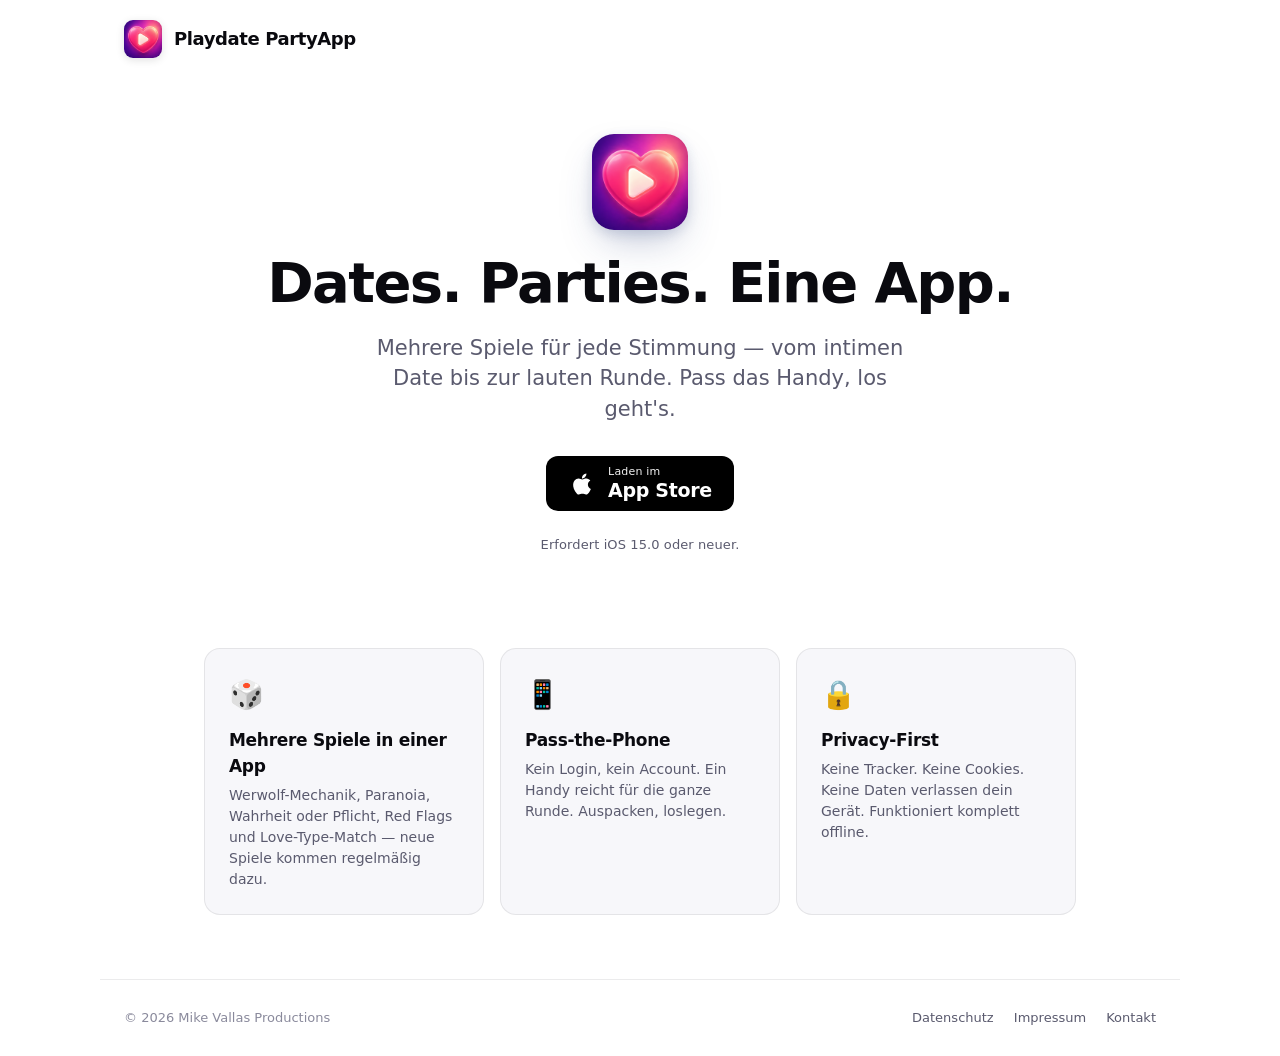
<file: index.html>
<!DOCTYPE html>
<html lang="de">
<head>
  <meta charset="UTF-8" />
  <meta name="viewport" content="width=device-width, initial-scale=1" />
  <title>Playdate PartyApp — Party-Spiele für Freundesrunden</title>
  <meta name="description" content="Playdate ist die Party-App für Freundesrunden. Werwolf, Paranoia, Wahrheit oder Pflicht und mehr — fünf Spiele in einer App. Pass-the-phone, kein Login, offline." />
  <meta name="theme-color" content="#FFFFFF" />
  <link rel="icon" type="image/png" href="/favicon.png" />
  <link rel="apple-touch-icon" href="/icon.png" />
  <link rel="stylesheet" href="style.css" />

  <!-- Open Graph -->
  <meta property="og:title" content="Playdate PartyApp" />
  <meta property="og:description" content="Party-Spiele für unvergessliche Freundesrunden. Im App Store." />
  <meta property="og:type" content="website" />
  <meta property="og:url" content="https://playdate-party.app" />
  <meta property="og:image" content="https://playdate-party.app/icon.png" />
</head>
<body>

  <!--
    TODO nach App-Store-Live: APP_STORE_URL durch echten App-Store-Link ersetzen.
    Aktuell #-Anchor als Placeholder, damit Klicks nichts kaputtmachen.
  -->

  <header class="site-header">
    <a class="brand" href="/">
      <img class="brand-mark" src="/icon.png" alt="" />
      <span>Playdate PartyApp</span>
    </a>
  </header>

  <section class="hero">
    <img class="hero-icon" src="/icon.png" alt="Playdate App-Icon" />
    <h1 class="hero-title">Dates. Parties. Eine App.</h1>
    <p class="hero-sub">
      Mehrere Spiele für jede Stimmung — vom intimen Date bis zur lauten Runde.
      Pass das Handy, los geht's.
    </p>

    <a class="store-badge" href="https://apps.apple.com/app/id6764544348" target="_blank" rel="noopener" aria-label="Im App Store laden">
      <svg viewBox="0 0 24 24" xmlns="http://www.w3.org/2000/svg" aria-hidden="true">
        <path d="M17.05 20.28c-.98.95-2.05.8-3.08.35-1.09-.46-2.09-.48-3.24 0-1.44.62-2.2.44-3.06-.35C2.79 15.25 3.51 7.59 9.05 7.31c1.35.07 2.29.74 3.08.8 1.18-.24 2.31-.93 3.57-.84 1.51.12 2.65.72 3.4 1.8-3.12 1.87-2.38 5.98.48 7.13-.57 1.5-1.31 2.99-2.54 4.09zM12 7.25c-.15-2.23 1.66-4.07 3.74-4.25.29 2.58-2.34 4.5-3.74 4.25z"/>
      </svg>
      <span class="store-badge-text">
        <span class="store-badge-small">Laden im</span>
        <span class="store-badge-big">App&nbsp;Store</span>
      </span>
    </a>

    <p class="hero-meta">Erfordert iOS&nbsp;15.0 oder neuer.</p>
  </section>

  <section class="features">
    <div class="feature">
      <div class="feature-emoji">🎲</div>
      <h3 class="feature-title">Mehrere Spiele in einer App</h3>
      <p class="feature-text">
        Werwolf-Mechanik, Paranoia, Wahrheit oder Pflicht, Red Flags und
        Love-Type-Match — neue Spiele kommen regelmäßig dazu.
      </p>
    </div>
    <div class="feature">
      <div class="feature-emoji">📱</div>
      <h3 class="feature-title">Pass-the-Phone</h3>
      <p class="feature-text">
        Kein Login, kein Account. Ein Handy reicht für die ganze Runde.
        Auspacken, loslegen.
      </p>
    </div>
    <div class="feature">
      <div class="feature-emoji">🔒</div>
      <h3 class="feature-title">Privacy-First</h3>
      <p class="feature-text">
        Keine Tracker. Keine Cookies. Keine Daten verlassen dein Gerät.
        Funktioniert komplett offline.
      </p>
    </div>
  </section>

  <footer class="site-footer">
    <span>© 2026 Mike Vallas Productions</span>
    <div>
      <a href="/privacy.html">Datenschutz</a>
      <a href="/impressum.html">Impressum</a>
      <a href="mailto:support@playdate-party.app">Kontakt</a>
    </div>
  </footer>

</body>
</html>
</file>
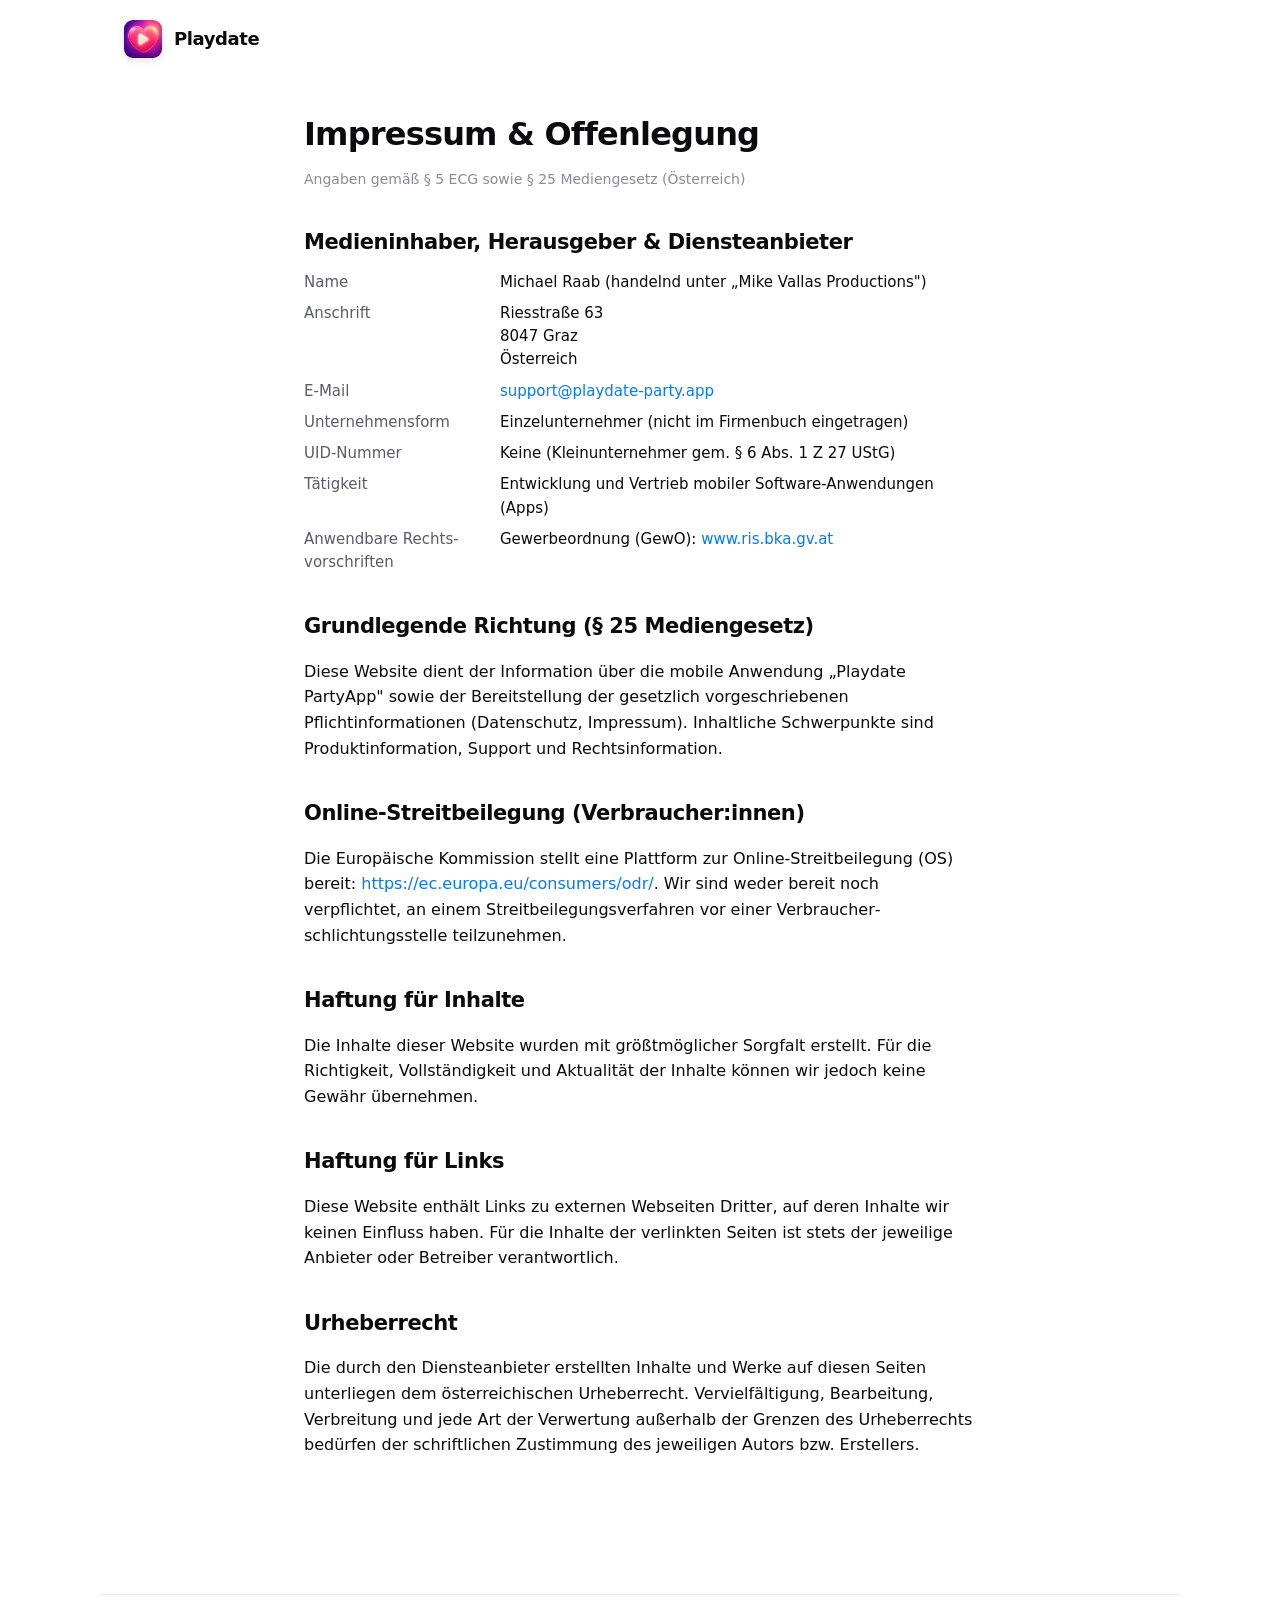
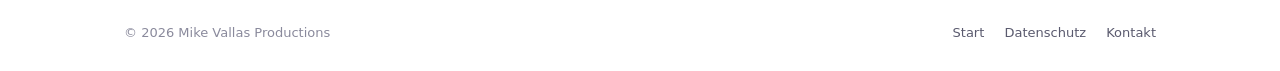
<file: impressum.html>
<!DOCTYPE html>
<html lang="de">
<head>
  <meta charset="UTF-8" />
  <meta name="viewport" content="width=device-width, initial-scale=1" />
  <title>Impressum · Playdate PartyApp</title>
  <meta name="description" content="Impressum und Offenlegung der Playdate PartyApp." />
  <meta name="theme-color" content="#FFFFFF" />
  <link rel="icon" type="image/png" href="/favicon.png" />
  <link rel="apple-touch-icon" href="/icon.png" />
  <link rel="stylesheet" href="style.css" />
</head>
<body>

  <header class="site-header">
    <a class="brand" href="/">
      <img class="brand-mark" src="/icon.png" alt="" />
      <span>Playdate</span>
    </a>
  </header>

  <main class="wrap doc">

    <h1>Impressum &amp; Offenlegung</h1>
    <p class="doc-sub">Angaben gemäß § 5 ECG sowie § 25 Mediengesetz (Österreich)</p>

    <!--
      HINWEIS: Sobald die "Mike Vallas Productions GmbH" im Firmenbuch
      eingetragen ist, dieses Block tauschen gegen:

        Name: Mike Vallas Productions GmbH
        Firmenbuchnummer: FN xxxxxx x
        Firmenbuchgericht: Landesgericht für ZRS Graz
        Geschäftsführer: Michael Raab
        UID: ATU xxxxxxxx (sofern erteilt)

      Bis dahin gilt: Einzelunternehmer Michael Raab handelnd unter dem
      Marketing-Label "Mike Vallas Productions".
    -->

    <h2>Medieninhaber, Herausgeber &amp; Diensteanbieter</h2>

    <dl class="kv">
      <dt>Name</dt>
      <dd>Michael Raab (handelnd unter „Mike Vallas Productions")</dd>

      <dt>Anschrift</dt>
      <dd>
        Riesstraße 63<br/>
        8047 Graz<br/>
        Österreich
      </dd>

      <dt>E-Mail</dt>
      <dd><a href="mailto:support@playdate-party.app">support@playdate-party.app</a></dd>

      <dt>Unternehmensform</dt>
      <dd>Einzelunternehmer (nicht im Firmenbuch eingetragen)</dd>

      <dt>UID-Nummer</dt>
      <dd>Keine (Kleinunternehmer gem. § 6 Abs. 1 Z 27 UStG)</dd>

      <dt>Tätigkeit</dt>
      <dd>Entwicklung und Vertrieb mobiler Software-Anwendungen (Apps)</dd>

      <dt>Anwendbare Rechts­vorschriften</dt>
      <dd>
        Gewerbeordnung (GewO):
        <a href="https://www.ris.bka.gv.at" target="_blank" rel="noopener">www.ris.bka.gv.at</a>
      </dd>
    </dl>

    <h2>Grundlegende Richtung (§ 25 Mediengesetz)</h2>
    <p>
      Diese Website dient der Information über die mobile Anwendung
      „Playdate PartyApp" sowie der Bereitstellung der gesetzlich
      vorgeschriebenen Pflichtinformationen (Datenschutz, Impressum).
      Inhaltliche Schwerpunkte sind Produktinformation, Support und
      Rechtsinformation.
    </p>

    <h2>Online-Streitbeilegung (Verbraucher:innen)</h2>
    <p>
      Die Europäische Kommission stellt eine Plattform zur Online-Streit&shy;beilegung
      (OS) bereit:
      <a href="https://ec.europa.eu/consumers/odr/" target="_blank" rel="noopener">https://ec.europa.eu/consumers/odr/</a>.
      Wir sind weder bereit noch verpflichtet, an einem
      Streit&shy;beilegungs&shy;verfahren vor einer Verbraucher&shy;schlichtungsstelle
      teilzunehmen.
    </p>

    <h2>Haftung für Inhalte</h2>
    <p>
      Die Inhalte dieser Website wurden mit größtmöglicher Sorgfalt erstellt.
      Für die Richtigkeit, Vollständigkeit und Aktualität der Inhalte können wir
      jedoch keine Gewähr übernehmen.
    </p>

    <h2>Haftung für Links</h2>
    <p>
      Diese Website enthält Links zu externen Webseiten Dritter, auf deren
      Inhalte wir keinen Einfluss haben. Für die Inhalte der verlinkten Seiten ist
      stets der jeweilige Anbieter oder Betreiber verantwortlich.
    </p>

    <h2>Urheberrecht</h2>
    <p>
      Die durch den Diensteanbieter erstellten Inhalte und Werke auf diesen
      Seiten unterliegen dem österreichischen Urheberrecht. Vervielfältigung,
      Bearbeitung, Verbreitung und jede Art der Verwertung außerhalb der Grenzen
      des Urheberrechts bedürfen der schriftlichen Zustimmung des jeweiligen
      Autors bzw. Erstellers.
    </p>

  </main>

  <footer class="site-footer">
    <span>© 2026 Mike Vallas Productions</span>
    <div>
      <a href="/">Start</a>
      <a href="/privacy.html">Datenschutz</a>
      <a href="mailto:support@playdate-party.app">Kontakt</a>
    </div>
  </footer>

</body>
</html>
</file>
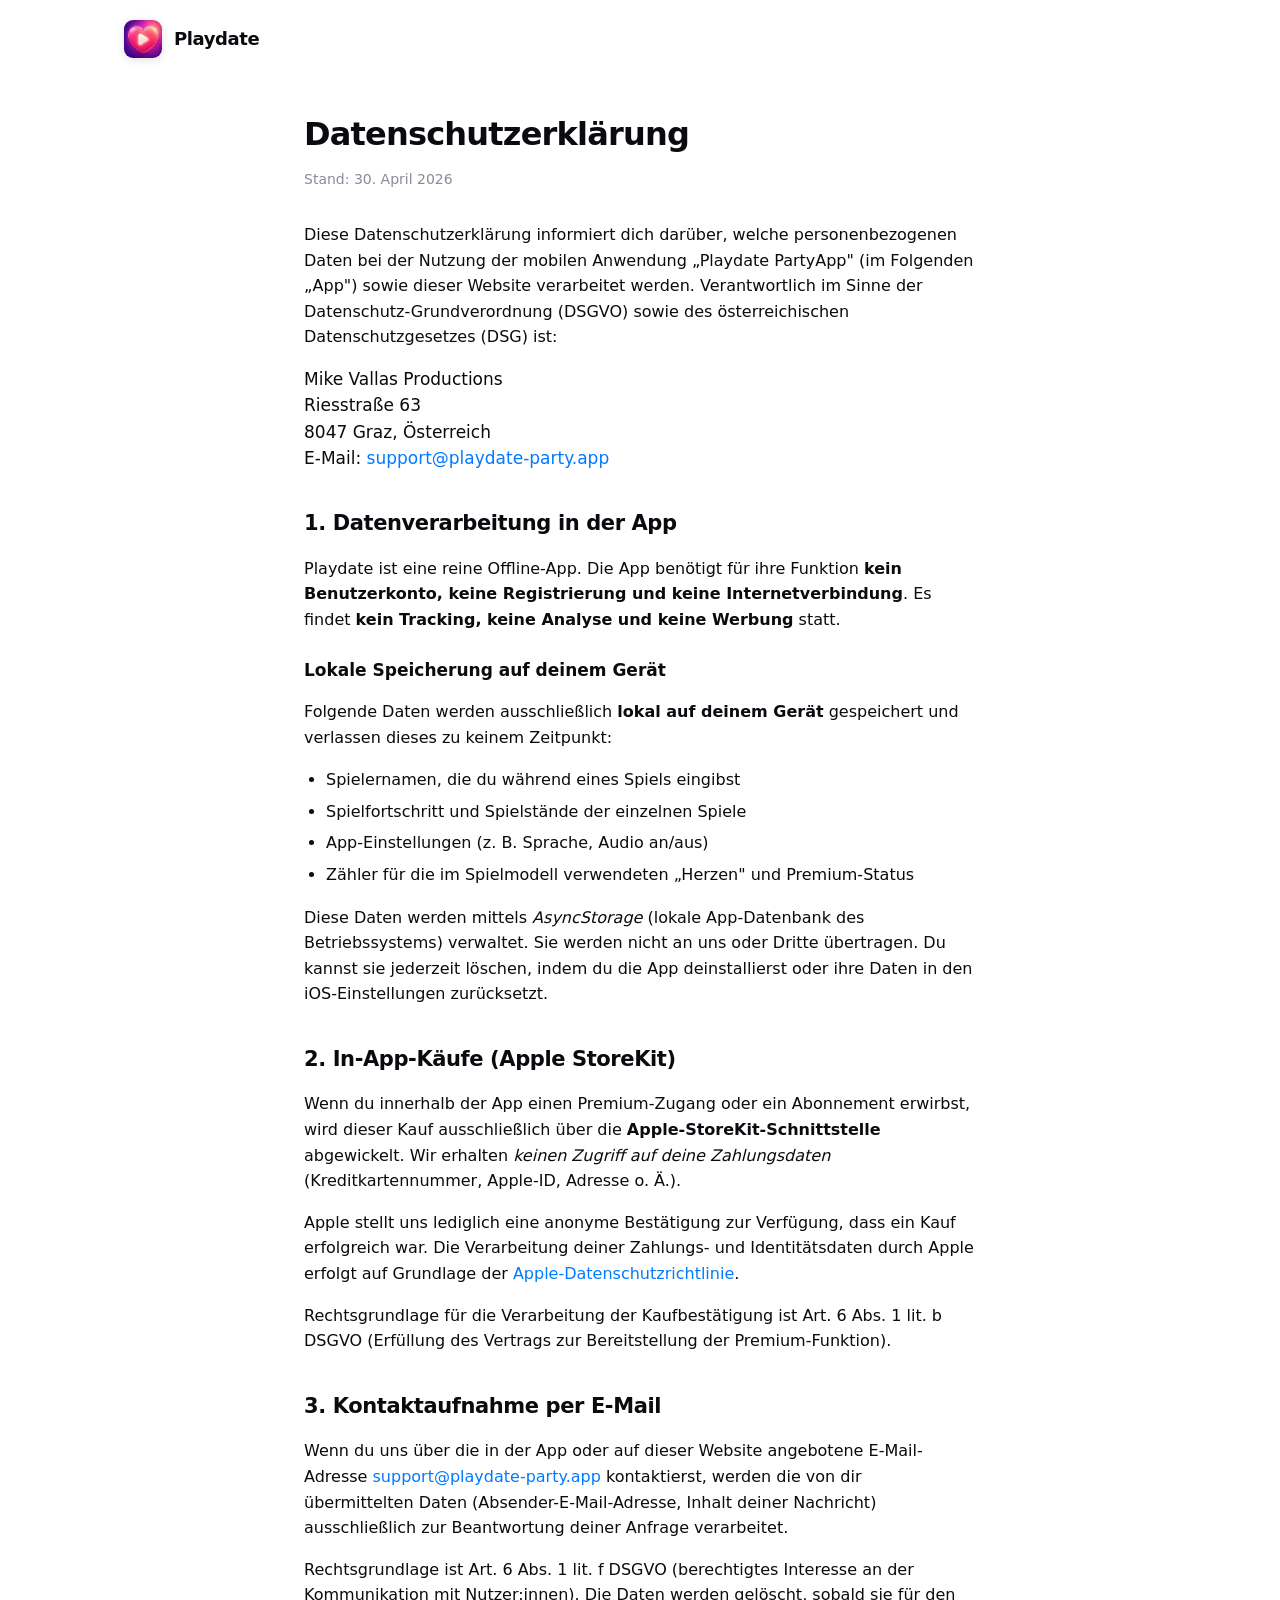
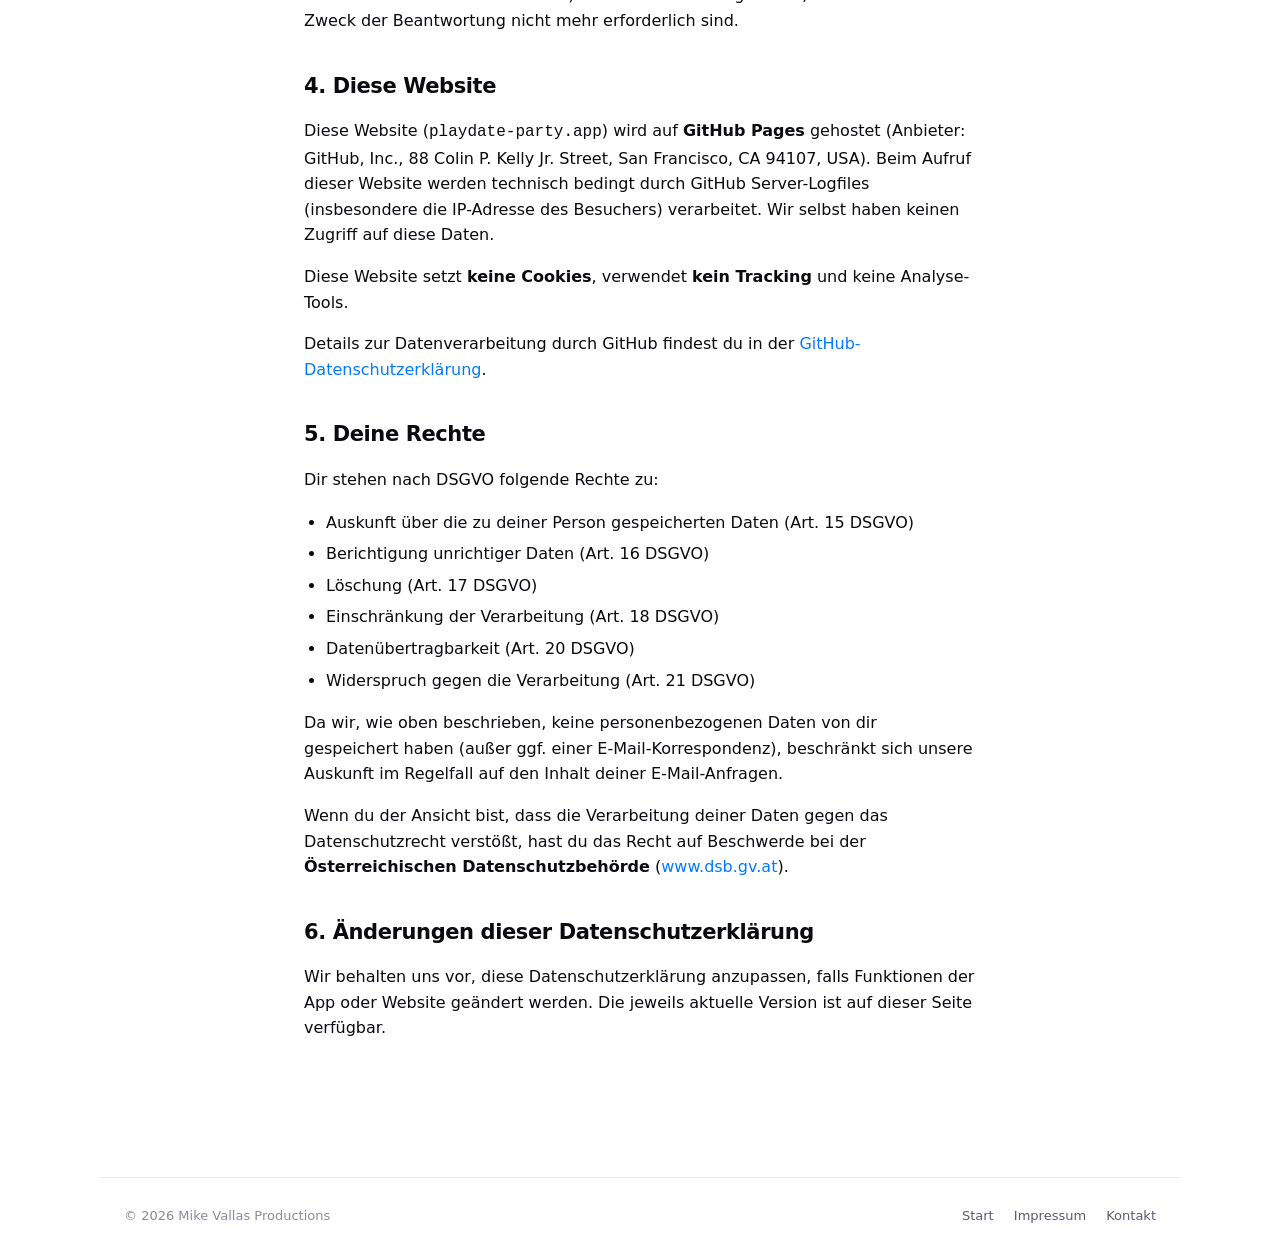
<file: privacy.html>
<!DOCTYPE html>
<html lang="de">
<head>
  <meta charset="UTF-8" />
  <meta name="viewport" content="width=device-width, initial-scale=1" />
  <title>Datenschutz · Playdate PartyApp</title>
  <meta name="description" content="Datenschutzerklärung der Playdate PartyApp." />
  <meta name="theme-color" content="#FFFFFF" />
  <link rel="icon" type="image/png" href="/favicon.png" />
  <link rel="apple-touch-icon" href="/icon.png" />
  <link rel="stylesheet" href="style.css" />
</head>
<body>

  <header class="site-header">
    <a class="brand" href="/">
      <img class="brand-mark" src="/icon.png" alt="" />
      <span>Playdate</span>
    </a>
  </header>

  <main class="wrap doc">

    <h1>Datenschutzerklärung</h1>
    <p class="doc-sub">Stand: 30. April 2026</p>

    <p>
      Diese Datenschutzerklärung informiert dich darüber, welche personenbezogenen
      Daten bei der Nutzung der mobilen Anwendung „Playdate PartyApp" (im Folgenden
      „App") sowie dieser Website verarbeitet werden. Verantwortlich im Sinne der
      Datenschutz-Grundverordnung (DSGVO) sowie des österreichischen
      Datenschutzgesetzes (DSG) ist:
    </p>

    <address>
      Mike Vallas Productions<br/>
      Riesstraße 63<br/>
      8047 Graz, Österreich<br/>
      E-Mail: <a href="mailto:support@playdate-party.app">support@playdate-party.app</a>
    </address>

    <h2>1. Datenverarbeitung in der App</h2>

    <p>
      Playdate ist eine reine Offline-App. Die App benötigt für ihre Funktion
      <strong>kein Benutzerkonto, keine Registrierung und keine Internetverbindung</strong>.
      Es findet <strong>kein Tracking, keine Analyse und keine Werbung</strong> statt.
    </p>

    <h3>Lokale Speicherung auf deinem Gerät</h3>
    <p>
      Folgende Daten werden ausschließlich <strong>lokal auf deinem Gerät</strong>
      gespeichert und verlassen dieses zu keinem Zeitpunkt:
    </p>
    <ul>
      <li>Spielernamen, die du während eines Spiels eingibst</li>
      <li>Spielfortschritt und Spielstände der einzelnen Spiele</li>
      <li>App-Einstellungen (z.&nbsp;B. Sprache, Audio an/aus)</li>
      <li>Zähler für die im Spielmodell verwendeten „Herzen" und Premium-Status</li>
    </ul>
    <p>
      Diese Daten werden mittels <em>AsyncStorage</em> (lokale App-Datenbank des
      Betriebssystems) verwaltet. Sie werden nicht an uns oder Dritte übertragen.
      Du kannst sie jederzeit löschen, indem du die App deinstallierst oder ihre
      Daten in den iOS-Einstellungen zurücksetzt.
    </p>

    <h2>2. In-App-Käufe (Apple StoreKit)</h2>

    <p>
      Wenn du innerhalb der App einen Premium-Zugang oder ein Abonnement erwirbst,
      wird dieser Kauf ausschließlich über die <strong>Apple-StoreKit-Schnittstelle</strong>
      abgewickelt. Wir erhalten <em>keinen Zugriff auf deine Zahlungsdaten</em>
      (Kreditkartennummer, Apple-ID, Adresse o.&nbsp;Ä.).
    </p>
    <p>
      Apple stellt uns lediglich eine anonyme Bestätigung zur Verfügung, dass ein
      Kauf erfolgreich war. Die Verarbeitung deiner Zahlungs- und Identitätsdaten
      durch Apple erfolgt auf Grundlage der
      <a href="https://www.apple.com/legal/privacy/de-ww/" target="_blank" rel="noopener">Apple-Datenschutzrichtlinie</a>.
    </p>
    <p>
      Rechtsgrundlage für die Verarbeitung der Kaufbestätigung ist Art.&nbsp;6 Abs.&nbsp;1
      lit.&nbsp;b DSGVO (Erfüllung des Vertrags zur Bereitstellung der Premium-Funktion).
    </p>

    <h2>3. Kontaktaufnahme per E-Mail</h2>

    <p>
      Wenn du uns über die in der App oder auf dieser Website angebotene
      E-Mail-Adresse <a href="mailto:support@playdate-party.app">support@playdate-party.app</a>
      kontaktierst, werden die von dir übermittelten Daten (Absender-E-Mail-Adresse,
      Inhalt deiner Nachricht) ausschließlich zur Beantwortung deiner Anfrage
      verarbeitet.
    </p>
    <p>
      Rechtsgrundlage ist Art.&nbsp;6 Abs.&nbsp;1 lit.&nbsp;f DSGVO (berechtigtes
      Interesse an der Kommunikation mit Nutzer:innen). Die Daten werden gelöscht,
      sobald sie für den Zweck der Beantwortung nicht mehr erforderlich sind.
    </p>

    <h2>4. Diese Website</h2>

    <p>
      Diese Website (<code>playdate-party.app</code>) wird auf
      <strong>GitHub Pages</strong> gehostet (Anbieter: GitHub, Inc., 88 Colin
      P. Kelly Jr. Street, San Francisco, CA 94107, USA). Beim Aufruf dieser
      Website werden technisch bedingt durch GitHub Server-Logfiles (insbesondere
      die IP-Adresse des Besuchers) verarbeitet. Wir selbst haben keinen Zugriff
      auf diese Daten.
    </p>
    <p>
      Diese Website setzt <strong>keine Cookies</strong>, verwendet
      <strong>kein Tracking</strong> und keine Analyse-Tools.
    </p>
    <p>
      Details zur Datenverarbeitung durch GitHub findest du in der
      <a href="https://docs.github.com/de/site-policy/privacy-policies/github-general-privacy-statement" target="_blank" rel="noopener">GitHub-Datenschutzerklärung</a>.
    </p>

    <h2>5. Deine Rechte</h2>

    <p>Dir stehen nach DSGVO folgende Rechte zu:</p>
    <ul>
      <li>Auskunft über die zu deiner Person gespeicherten Daten (Art.&nbsp;15 DSGVO)</li>
      <li>Berichtigung unrichtiger Daten (Art.&nbsp;16 DSGVO)</li>
      <li>Löschung (Art.&nbsp;17 DSGVO)</li>
      <li>Einschränkung der Verarbeitung (Art.&nbsp;18 DSGVO)</li>
      <li>Datenübertragbarkeit (Art.&nbsp;20 DSGVO)</li>
      <li>Widerspruch gegen die Verarbeitung (Art.&nbsp;21 DSGVO)</li>
    </ul>
    <p>
      Da wir, wie oben beschrieben, keine personenbezogenen Daten von dir
      gespeichert haben (außer ggf. einer E-Mail-Korrespondenz), beschränkt sich
      unsere Auskunft im Regelfall auf den Inhalt deiner E-Mail-Anfragen.
    </p>
    <p>
      Wenn du der Ansicht bist, dass die Verarbeitung deiner Daten gegen das
      Datenschutzrecht verstößt, hast du das Recht auf Beschwerde bei der
      <strong>Österreichischen Datenschutzbehörde</strong>
      (<a href="https://www.dsb.gv.at" target="_blank" rel="noopener">www.dsb.gv.at</a>).
    </p>

    <h2>6. Änderungen dieser Datenschutzerklärung</h2>
    <p>
      Wir behalten uns vor, diese Datenschutzerklärung anzupassen, falls
      Funktionen der App oder Website geändert werden. Die jeweils aktuelle
      Version ist auf dieser Seite verfügbar.
    </p>

  </main>

  <footer class="site-footer">
    <span>© 2026 Mike Vallas Productions</span>
    <div>
      <a href="/">Start</a>
      <a href="/impressum.html">Impressum</a>
      <a href="mailto:support@playdate-party.app">Kontakt</a>
    </div>
  </footer>

</body>
</html>
</file>
<file: style.css>
/* ===========================================================
   Playdate PartyApp — Website
   Shared styles for landing, privacy, impressum.
   =========================================================== */

:root {
  --bg: #FFFFFF;
  --bg-soft: #F7F7FA;
  --text: #0A0A0F;
  --text-muted: #5A5A6E;
  --text-dim: #8A8A9C;
  --accent: #007AFF;
  --gold: #DAA34D;
  --gold-soft: #EBC57B;
  --border: rgba(10, 10, 15, 0.08);
  --max-w: 720px;
}

* {
  box-sizing: border-box;
}

html {
  -webkit-text-size-adjust: 100%;
  scroll-behavior: smooth;
}

body {
  margin: 0;
  font-family: -apple-system, BlinkMacSystemFont, 'SF Pro Display', 'SF Pro Text', system-ui, sans-serif;
  font-size: 17px;
  line-height: 1.55;
  color: var(--text);
  background: var(--bg);
  -webkit-font-smoothing: antialiased;
  -moz-osx-font-smoothing: grayscale;
}

a {
  color: var(--accent);
  text-decoration: none;
}

a:hover {
  text-decoration: underline;
}

.wrap {
  max-width: var(--max-w);
  margin: 0 auto;
  padding: 32px 24px 64px;
}

/* ---------- Header ---------- */

.site-header {
  display: flex;
  justify-content: space-between;
  align-items: center;
  padding: 20px 24px;
  max-width: 1080px;
  margin: 0 auto;
}

.brand {
  display: flex;
  align-items: center;
  gap: 12px;
  font-weight: 700;
  font-size: 18px;
  letter-spacing: -0.4px;
  color: var(--text);
}

.brand-mark {
  width: 38px;
  height: 38px;
  border-radius: 9px;
  display: block;
  box-shadow: 0 2px 8px rgba(10, 10, 15, 0.12);
}

/* ---------- Hero (Landing) ---------- */

.hero {
  text-align: center;
  padding: 56px 24px 48px;
  /* 880px statt 760px — gibt dem 56px-Hero-Title genug Breite damit
     "Dates. Parties. Eine App." auf Desktop komfortabel auf einer
     Zeile bleibt. Sub-Headline hat eigenes max-width: 560px und bleibt
     visuell schmaler/lesbarer. */
  max-width: 880px;
  margin: 0 auto;
}

.hero-eyebrow {
  font-size: 11px;
  font-weight: 600;
  letter-spacing: 1.4px;
  text-transform: uppercase;
  color: var(--accent);
  margin-bottom: 18px;
}

.hero-icon {
  width: 96px;
  height: 96px;
  border-radius: 22px;
  margin: 0 auto 24px;
  display: block;
  box-shadow: 0 18px 40px -12px rgba(40, 60, 120, 0.35),
              0 4px 12px rgba(40, 60, 120, 0.15);
}

.hero-title {
  font-size: 56px;
  font-weight: 700;
  letter-spacing: -1.6px;
  line-height: 1.05;
  margin: 0 0 20px;
}

.hero-sub {
  font-size: 21px;
  line-height: 1.45;
  color: var(--text-muted);
  margin: 0 auto 32px;
  max-width: 560px;
}

/* App Store Badge — Apple-konformes Design (schwarz, weiße Typo,
   Apple-Logo links, "Laden im" klein über "App Store" groß).
   Wird sowohl in Hero als auch ggf. im Footer verwendet. */
.store-badge {
  display: inline-flex;
  align-items: center;
  gap: 12px;
  padding: 10px 22px;
  border-radius: 12px;
  background: #000000;
  color: #FFFFFF;
  font-family: -apple-system, BlinkMacSystemFont, system-ui, sans-serif;
  text-decoration: none;
  transition: transform 0.15s ease;
}

.store-badge:hover {
  text-decoration: none;
  transform: translateY(-1px);
  color: #FFFFFF;
}

.store-badge svg {
  width: 28px;
  height: 28px;
  fill: #FFFFFF;
  flex-shrink: 0;
}

.store-badge-text {
  display: flex;
  flex-direction: column;
  align-items: flex-start;
  line-height: 1.1;
}

.store-badge-small {
  font-size: 11px;
  font-weight: 400;
  letter-spacing: 0.2px;
  opacity: 0.95;
}

.store-badge-big {
  font-size: 19px;
  font-weight: 600;
  letter-spacing: -0.3px;
  margin-top: 2px;
}

.hero-meta {
  margin-top: 24px;
  font-size: 13px;
  font-weight: 500;
  color: var(--text-muted);
  letter-spacing: 0.1px;
}

/* ---------- Feature Grid (Landing) ---------- */

.features {
  display: grid;
  grid-template-columns: repeat(auto-fit, minmax(220px, 1fr));
  gap: 16px;
  max-width: 920px;
  margin: 32px auto 64px;
  padding: 0 24px;
}

.feature {
  padding: 24px;
  background: var(--bg-soft);
  border: 1px solid var(--border);
  border-radius: 16px;
}

.feature-emoji {
  font-size: 28px;
  margin-bottom: 10px;
}

.feature-title {
  font-size: 17px;
  font-weight: 600;
  letter-spacing: -0.3px;
  margin: 0 0 6px;
}

.feature-text {
  font-size: 14px;
  color: var(--text-muted);
  margin: 0;
  line-height: 1.5;
}

/* ---------- Document Pages (Privacy / Impressum) ---------- */

.doc h1 {
  font-size: 32px;
  font-weight: 700;
  letter-spacing: -0.8px;
  margin: 0 0 8px;
}

.doc .doc-sub {
  color: var(--text-dim);
  font-size: 14px;
  margin: 0 0 32px;
}

.doc h2 {
  font-size: 21px;
  font-weight: 600;
  letter-spacing: -0.4px;
  margin: 36px 0 12px;
}

.doc h3 {
  font-size: 17px;
  font-weight: 600;
  margin: 24px 0 8px;
}

.doc p,
.doc li {
  font-size: 16px;
  line-height: 1.6;
  color: var(--text);
}

.doc ul {
  padding-left: 22px;
}

.doc li {
  margin-bottom: 6px;
}

.doc address {
  font-style: normal;
  margin: 0 0 16px;
}

.kv {
  display: grid;
  grid-template-columns: 180px 1fr;
  gap: 8px 16px;
  margin: 12px 0;
  font-size: 15px;
}

.kv dt {
  color: var(--text-muted);
  font-weight: 500;
}

.kv dd {
  margin: 0;
}

/* ---------- Footer ---------- */

.site-footer {
  border-top: 1px solid var(--border);
  padding: 28px 24px;
  max-width: 1080px;
  margin: 56px auto 0;
  display: flex;
  justify-content: space-between;
  flex-wrap: wrap;
  gap: 12px;
  font-size: 13px;
  color: var(--text-dim);
}

.site-footer a {
  color: var(--text-muted);
  margin-left: 16px;
}

.site-footer a:first-child {
  margin-left: 0;
}

.site-footer a:hover {
  color: var(--text);
  text-decoration: none;
}

/* ---------- Responsive ---------- */

@media (max-width: 600px) {
  .hero {
    padding: 40px 20px 32px;
  }
  .hero-title {
    font-size: 40px;
    letter-spacing: -1.2px;
  }
  .hero-sub {
    font-size: 18px;
  }
  .doc h1 {
    font-size: 26px;
  }
  .doc h2 {
    font-size: 19px;
  }
  .kv {
    grid-template-columns: 1fr;
    gap: 2px;
  }
  .kv dt {
    margin-top: 8px;
  }
  .nav a {
    margin-left: 14px;
  }
  .site-footer {
    flex-direction: column;
  }
  .site-footer a {
    margin-left: 0;
  }
}
</file>
